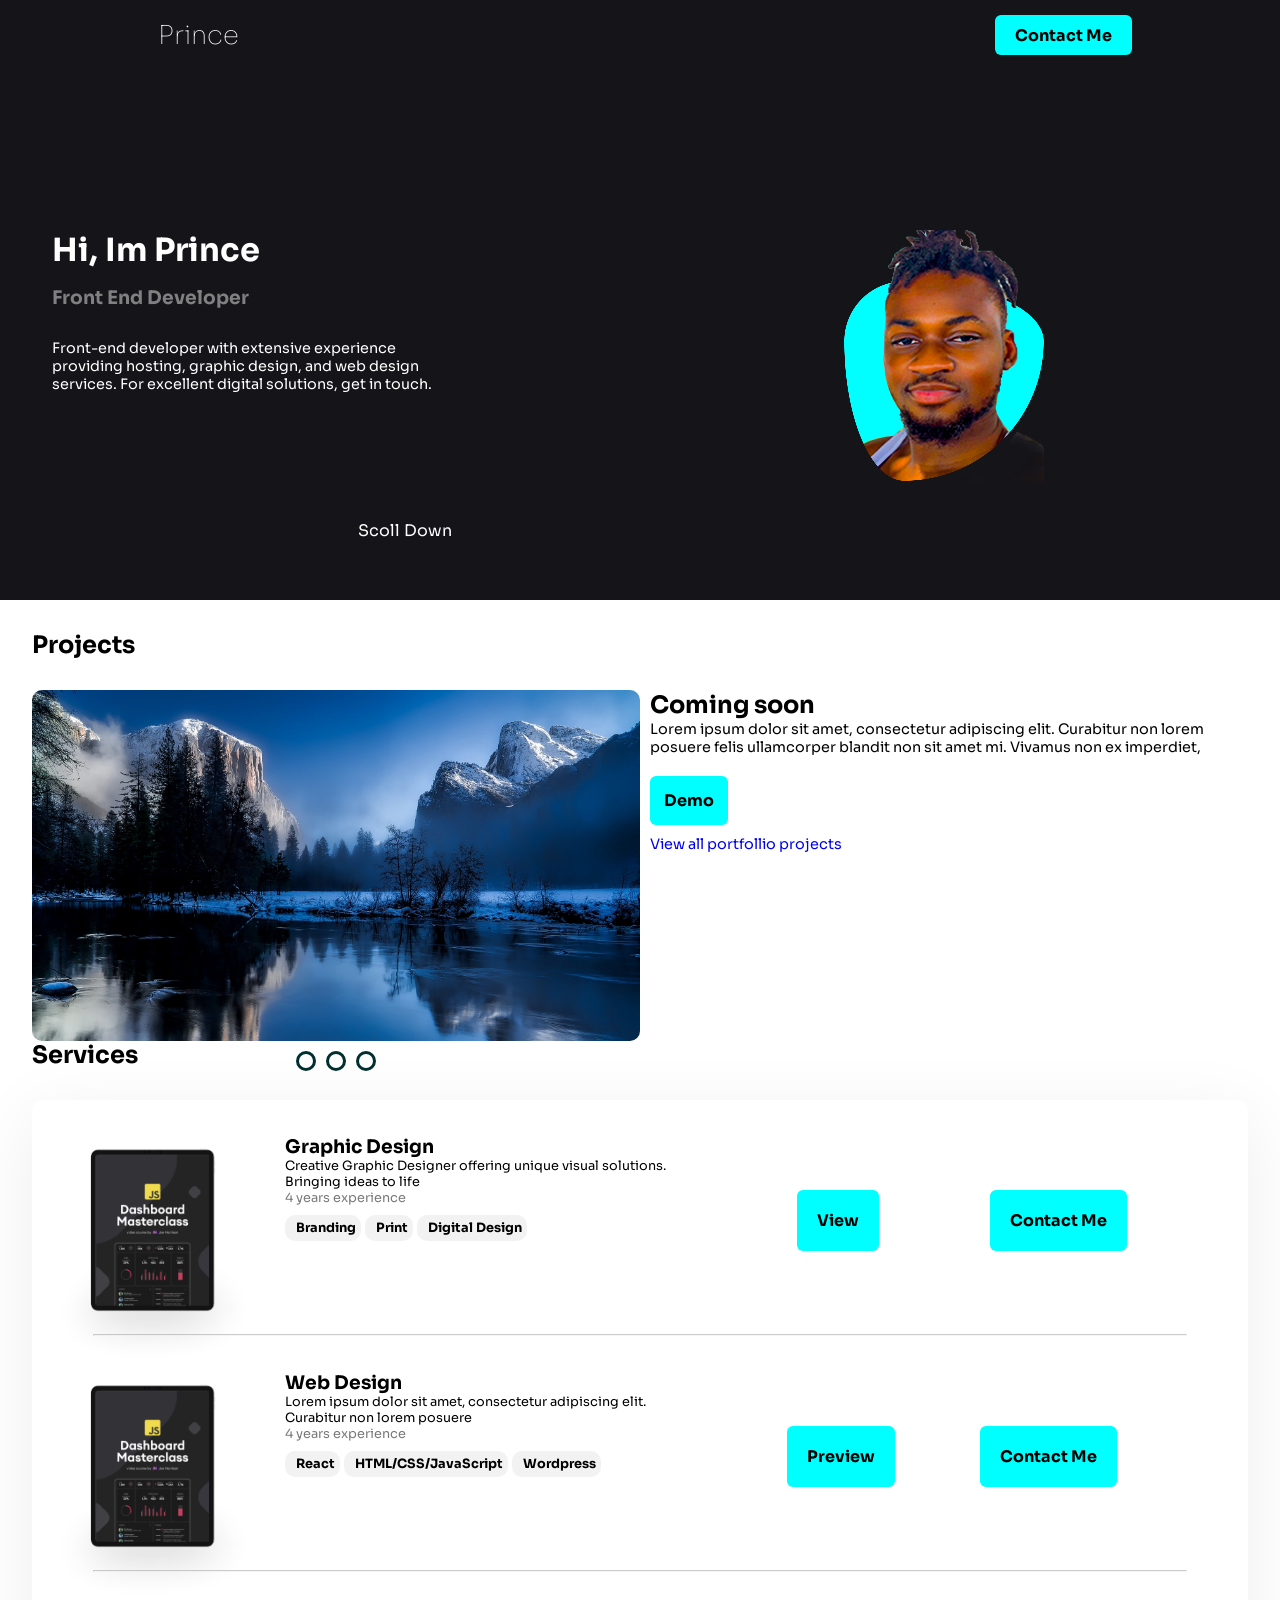
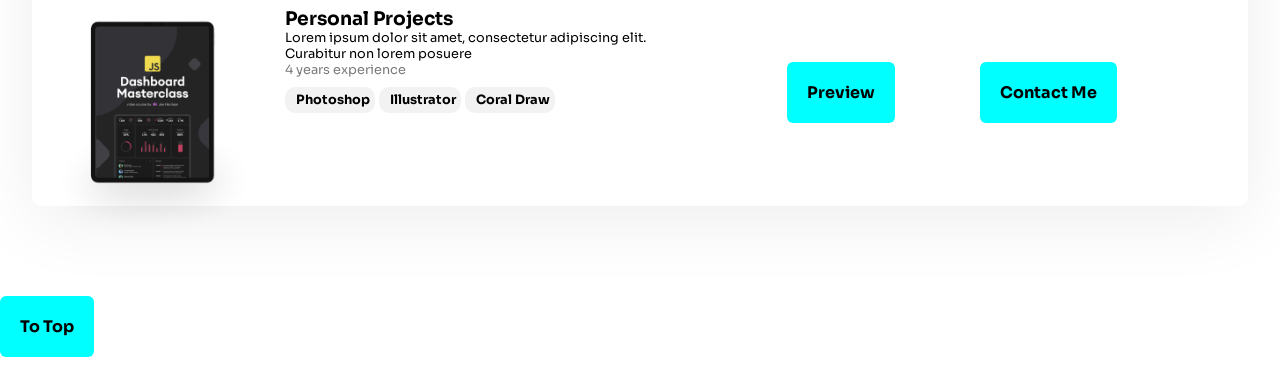
<file: index.html>
<!DOCTYPE html>
<html lang="en">
<head>
    <meta charset="UTF-8">
    <meta http-equiv="X-UA-Compatible" content="IE=edge">
    <meta name="viewport" content="width=device-width, initial-scale=1.0">
    <meta name="viewport" content="user-scalable=no, width=device-width, initial-scale=1.0" />
    <meta name="apple-mobile-web-app-capable" content="yes" />

    <title>princewebgrap.com|Personal Website</title>
    <meta name = "description" content="Front-end developer with extensive experience providing professional hosting, graphic design, and web design services. specializing in building intuitive and dynamic websites. For excellent digital solutions, get in touch.">
    <meta name="author" content="Prince Forson">
    <link rel="stylesheet" href="https://unicons.iconscout.com/release/v4.0.0/css/line.css">
    <link rel="stylesheet" href="https://cdnjs.cloudflare.com/ajax/libs/animate.css/4.1.1/animate.min.css" />
    <link rel="stylesheet" href="https://cdn.jsdelivr.net/npm/swiper@8/swiper-bundle.min.css"/>
    <!-- Open Graph Protocil for social media-->
    <!--
    <meta property="og:title" content="Page Title">
    <meta property="og:type" content="website">
    <meta property="og:url" content="https://www.mysite">
    <meta property="og:description" content="A brief description">
    <meta property="og:image" content="image.png">
    <meta property="og:locale" content="en_US">
    <meta property="og.site_name" content= "Site Name">
    
    -->

    <!-- Adding icon in the browser -->
    <!-- <link rel="shortcut icon" href="favicon.ico">
    <link rel="shortcut icon" href="favicon.ico" type="image/svg+xml">
    <link rel="apple-touch-icon" href="/apple-touch-icon.png"> -->
    
    <link rel="stylesheet" href="css/style.css">
    <link rel="stylesheet" href="css/slides.css">
    


</head>
<body>

    <div class="main-container">
    <div class="container">
    <header>
        <!-- Add website name or logo here -->

        
      <div class="header-area">

        <h1 class = "logo">Prince</h1>

        <div class="nav-area">
        
        <a href="https://www.instagram.com/princewebgraphics/"><i class="uil uil-instagram icon"></i></a>
        <a href="https://www.linkedin.com/in/prince-forson-86b096232"><i class="uil uil-linkedin-alt icon"></i></a>
        <a href="https://twitter.com/Gun_Shot12"><i class="uil uil-twitter-alt icon"></i></a>
        </div>

        <button >Contact Me</button>

       

      </div>
      <div class="heading-body">
      <div class="heading-intro">
        <h1>Hi, Im Prince</h1>
        <h3>Front End Developer</h3>
        
        <p id="dis">Front-end developer with extensive experience </br>providing hosting, graphic design, and web design </br>services. For excellent digital solutions, get in touch.</p>
            
    </div>

        <div class="image-container">
        <div class="heading-image">
            <img src="img/prince-web.png" alt="" srcset="">
            
        </div>
    </div>
        </div>
        <div class="scrol" id="scroll">Scoll Down <i class="uil uil-arrow-down"></i></div>
    

    </header>

   
  
    <main>
        <div class="main-area">
            <h1>Projects</h1>

<!-- firts project item starts here -->
            <div class="projects-container">

                <div class="left">

                    <!-- slider area -->
                     
    <div class="slider">
        <div class="images">
            <input type="radio" name="slide" id="img1" checked>
            <input type="radio" name="slide" id="img2">
            <input type="radio" name="slide" id="img3">
        

            <img src="img/1.jpg" class="m1" alt="img1">
            <img src="img/2.jpg" class="m2" alt="img2">
            <img src="img/3.jpg" class="m3" alt="img3">
          
        </div>
       
    </div>
    <div class="dots">
        <label for="img1"></label>
        <label for="img2"></label>
        <label for="img3"></label>
  
    </div>
    
                    <!-- slider area -->
             
                </div>
                <div class="right">
                 <h2>Coming soon</h2>
                 <p>Lorem ipsum dolor sit amet, consectetur adipiscing elit. Curabitur non lorem posuere felis ullamcorper blandit non sit amet mi. Vivamus non ex imperdiet, </p>
                 <button class = "demo">Demo  <i class="uil uil-arrow-right"></i></button>
               
                <p id="all"><a href="#">View all portfollio projects</a></p>
                </div>
            </div>

            <!-- First ptoject item ends here -->


          
<div class="services"> 

    <h2>Services</h2>

    <div class="desktop-services">

        

        <!-- first service starts here -->
        <div class="graphic-design graphic-mobile ">
            <div class="image-design gd"><img src="img/cover-js-course-5.png" alt="" srcset=""></div>
            <div class="text-info gd">
                <h3>Graphic Design</h3>
                <p>Creative Graphic Designer offering unique visual solutions.  <br>Bringing ideas to life </p>
                <p id="four">4 years experience</p>
                <div class="skills">
            
                <span class="round"><i class="uil uil-palette col"></i> Branding</span> <span class="round"> <i class="uil uil-palette col"></i>Print</span> <span class="round"> <i class="uil uil-palette col"></i>Digital Design</span> 
                
           
            </div>
            
            
            </div>
            <div class="mobile-btn">
                <div class="priview gd"><a href="graphics.html"><button class="btn">View</button></a></div>
                <div class="contact-me gd"><button class="btn" id="">Contact Me</button></div>

            </div>
            <div class="priview gd mobile-btns"><a href="graphics.html"><button class="btn">View</button></a></div>
            <div class="contact-me gd mobile-btns"><button class="btn" id="">Contact Me</button></div>
        </div>
   

        <!-- first service ends here -->
        <div class="line-3">
            <hr>
          </div>

          <!-- second service starts here -->
          <div class="graphic-design graphic-mobile ">
            <div class="image-design gd"><img src="img/cover-js-course-5.png" alt="" srcset=""></div>
            <div class="text-info gd">
                <h3>Web Design</h3>
                <p>Lorem ipsum dolor sit amet, consectetur adipiscing elit.  <br>Curabitur non lorem posuere</p>
                <p id="four">4 years experience</p>
                <div class="skills">
            
                <span class="round"><i class="uil uil-palette col"></i> React</span> <span class="round"> <i class="uil uil-palette col"></i>HTML/CSS/JavaScript</span> <span class="round"> <i class="uil uil-palette col"></i>Wordpress</span> 
                
           
            </div>
            
            
            </div>
            <div class="mobile-btn">
                <div class="priview gd"><button class="btn">Preview</button></div>
                <div class="contact-me gd"><button class="btn" id="">Contact Me</button></div>

            </div>
            <div class="priview gd mobile-btns"><button class="btn">Preview</button></div>
            <div class="contact-me gd mobile-btns"><button class="btn" id="">Contact Me</button></div>
        </div>
        <!-- second service ends here -->
        <div class="line-3">
            <hr>
          </div>
          <!-- third service starts here -->
          <div class="graphic-design graphic-mobile ">
            <div class="image-design gd"><img src="img/cover-js-course-5.png" alt="" srcset=""></div>
            <div class="text-info gd">
                <h3>Personal Projects</h3>
                <p>Lorem ipsum dolor sit amet, consectetur adipiscing elit.  <br>Curabitur non lorem posuere</p>
                <p id="four">4 years experience</p>
                <div class="skills">
            
                <span class="round"><i class="uil uil-palette col"></i> Photoshop</span> <span class="round"> <i class="uil uil-palette col"></i>Illustrator</span> <span class="round"> <i class="uil uil-palette col"></i>Coral Draw</span> 
                
           
            </div>
            
            
            </div>
            <div class="mobile-btn">
                <div class="priview gd"><button class="btn">Preview</button></div>
                <div class="contact-me gd"><button class="btn" id="">Contact Me</button></div>

            </div>
            <div class="priview gd mobile-btns"><button class="btn">Preview</button></div>
            <div class="contact-me gd mobile-btns"><button class="btn" id="">Contact Me</button></div>
        </div>

        <!-- second service ends here -->
    </div>
    </div>
    </div>
</div>
</div>

<!-- sevices ends here -->



                </div>

            </div>
              <!-- slider starts ends -->

        </div>
    </div>
        <!-- Add website main content here -->
        <button class="btn" id="top">To Top</button> 
    </main>
   
    <footer>
        <!-- Add copyright notices and other footer content here  -->
        <p>Footer</p>
    </footer>
</div>

    <script src="js/scripts.js"></script>
    <script src="js/smooth-scrollbar.js"></script>
  
    <script src="https://cdn.jsdelivr.net/npm/swiper@8/swiper-bundle.min.js"></script>
</div>
</body>
</html>
</file>
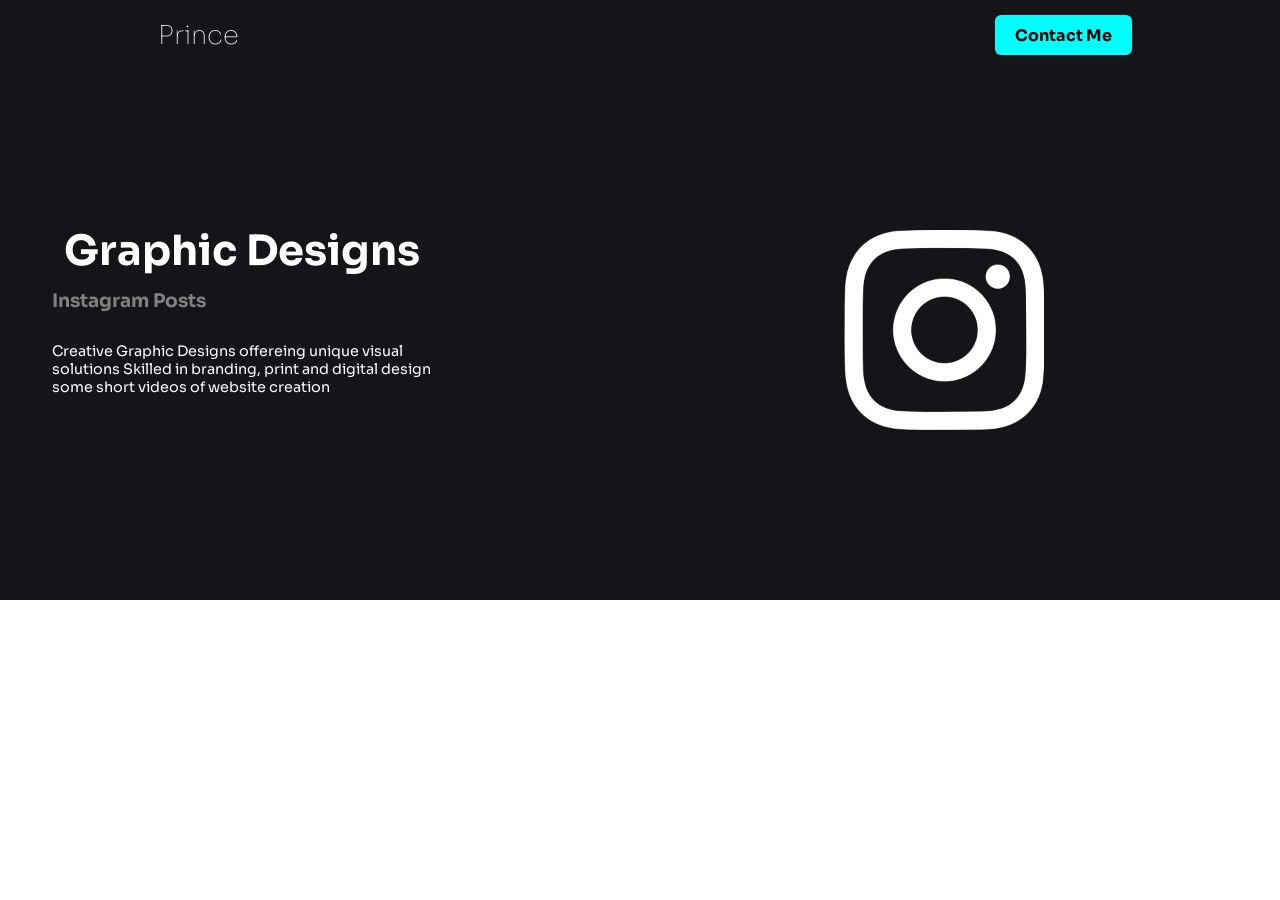
<file: graphics.html>
<!-- SnapWidget -->

<!DOCTYPE html>
<html lang="en">
<head>
    <meta charset="UTF-8">
    <meta http-equiv="X-UA-Compatible" content="IE=edge">
    <meta name="viewport" content="width=device-width, initial-scale=1.0">
    <meta name="viewport" content="user-scalable=no, width=device-width, initial-scale=1.0" />
    <meta name="apple-mobile-web-app-capable" content="yes" />

    <title>princewebgraphics.com|Personal Website</title>
    <meta name = "description" content="Front-end developer with extensive experience providing professional hosting, graphic design, and web design services. specializing in building intuitive and dynamic websites. For excellent digital solutions, get in touch.">
    <meta name="author" content="Prince Forson">
    <link rel="stylesheet" href="https://unicons.iconscout.com/release/v4.0.0/css/line.css">
    <link rel="stylesheet" href="https://cdnjs.cloudflare.com/ajax/libs/animate.css/4.1.1/animate.min.css" />
    <link rel="stylesheet" href="https://cdn.jsdelivr.net/npm/swiper@8/swiper-bundle.min.css"/>

        <!-- Open Graph Protocil for social media-->
    <!--
    <meta property="og:title" content="Page Title">
    <meta property="og:type" content="website">
    <meta property="og:url" content="https://www.mysite">
    <meta property="og:description" content="A brief description">
    <meta property="og:image" content="image.png">
    <meta property="og:locale" content="en_US">
    <meta property="og.site_name" content= "Site Name">
    
    -->

    <!-- Adding icon in the browser -->
    <!-- <link rel="shortcut icon" href="favicon.ico">
    <link rel="shortcut icon" href="favicon.ico" type="image/svg+xml">
    <link rel="apple-touch-icon" href="/apple-touch-icon.png"> -->
    
    <link rel="stylesheet" href="css/style.css">
    <link rel="stylesheet" href="css/slides.css">
    
</head>
<body>


    <div class="main-container">

          <div class="container">
           
            <header>
                <div class="header-area">

                    <a href="index.html"> <h1 class = "logo">Prince</h1></a>
            
                    <div class="nav-area">
                    <i class="uil uil-instagram icon"></i>
                    <i class="uil uil-linkedin-alt icon"></i>
                    <i class="uil uil-twitter-alt icon"></i>
                    </div>
            
                    <button >Contact Me</button>
            
                   
            
                  </div>
                  <div class="heading-body">
               
                    <div class="heading-intro">
                        <h1 id="grapics-h1">Graphic Designs</h1>
                        <h3>Instagram Posts</h3>
                        <p id="dis">Creative Graphic Designs offereing unique visual </br> solutions Skilled in branding, print and digital design</br>some short videos of website creation</p>
 
                    </div>
                    <div class="image-container">
                        <div class="heading-image">
                            <div class="graphics-img" id="scroll">
                            <img src="img/new-Instagram-logo-white-glyph-1200x1199.png" alt="" srcset="">
                        </div>
                            
                        </div>
                    </div>

                  </div>
                    
            </header>
          
            <div class="instagram-posts">
                   <!-- LightWidget WIDGET --><script src="https://cdn.lightwidget.com/widgets/lightwidget.js"></script><iframe src="//lightwidget.com/widgets/95810b9e9da65d4e83f35fe3ae411a96.html" 
    scrolling="no" allowtransparency="true" class="lightwidget-widget" style="width:100%;border:0;overflow:hidden;"></iframe></iframe>
            
        </div>
       
    </div>

</div>
</body>
</html>
</file>
<file: css/style.css>
@import url('https://fonts.googleapis.com/css2?family=Poppins:wght@300&family=Roboto:ital,wght@1,300;1,400&family=Sora:wght@300&display=swap');

*{
    margin: 0;
    padding: 0;
    font-family: 'Sora', sans-serif;
    box-sizing: border-box;

}
body{
    overflow-x: hidden;
    width: 100%;
}

.main-container{
    
}
.header-area {
    display: flex;
    height:70px;
    width: 50%;
    margin: auto;
    align-items: center;
    justify-content: space-between;
    padding-right: 20px;
    padding-left: 20px;
   

}
.icon , .logo{
    font-size: 26px;
    padding-left: 10px;
    color: white;
    cursor: pointer;
    font-weight: lighter;
}

.icon:hover{
    color: aqua;
}

.header-area > button{
    height: 30px;
}

header{
 height: 600px;
 background-color:#151418;
 position: relative;

}

.scrol,.heading-intro > h1 ,p{

    color: white;
  

}
.heading-intro{

   
   
    
padding-left: 20px;
}

.heading-intro > h3 {
    padding-top: 16px;
    color: gray;
}
#dis {
    padding-top:30px;
    font-size:0.9rem;
    
}
.heading-body{
    display: flex;
    width: 50%;
    margin: auto;
    padding-top: 160px;
    justify-content:space-between;
   flex-wrap: wrap;
}

.heading-image{
    
   
    width: 200px;
    height: 200px;
   
    margin:auto;
  
}

.image-container{
    width:50%;
   

}

.scrol{
    width:50%;
    margin: auto;
    padding-left: 38px;
    padding-top: 90px;

}

button{
    cursor: pointer;
}



.main-area{

    padding-top:30px;
    width: 50%;
    margin: auto;
}
.main-area > h1{
    padding-bottom: 30px;
    font-size:1.5rem;

}

.projects-container{
    display: grid;
  grid-template-columns: 50% auto;
    gap: 10px;
}
.left{

    height: 300px;
  

   
}
.right p {
 

    color: black;
    font-size:0.9rem;
  

}


button{
    display: flex;
    justify-content: center;
    align-items:center;
    background-color: aqua;
    border: 0px;
    border-radius: 6px;
    font-size:1rem;
    font-weight:bolder;
    
padding: 20px;


}
.right > button{
    display: flex;
    justify-content: center;
    align-items:center;
    background-color: aqua;
    border: 0px;
    border-radius: 6px;
    font-size:1rem;
    font-weight:bolder;
    
padding: 14px;
transition: 0.2s;

}
.right > p{
    padding-bottom: 20px;
}

#all{
    margin-top: 10px;
}
button:hover{
    background-color: rgb(26, 248, 248);

}
.services{
    margin-top: 50px;
}

#scroll{
    position: relative;
    animation: bounce 2s infinite;
}
a{
    text-decoration: none;
}

@keyframes bounce {
    0%{
        transform: translateY(0);
    }
    50%{
        transform: translateY(-30px);
    }

    100%{
        transform:translateY(0);
    }
}

.desktop-services{
    margin-top: 30px;
    background-color: white;
    display: flex;
    flex-direction: column;
 
   
    border-radius: 10px;
    box-shadow: rgb(238, 238, 238) 0px 15px 72px;

}

.graphic-design, .web-design{
    display: grid;
    grid-template-columns: 20% auto 15% auto;
    gap: 10px;
   height: 234px;
   width: 100%;
}
.graphic-design img{
    width: 100%;
    height: 100%;
    object-fit: cover;

}
.graphics-img img{
    width: 100%;
    height: 100%;
    object-fit: fit;
}

.mobile-btn{
    display:none;
}
.gd > p{
   color:black;
   font-size:0.8rem;
}
.line-3 hr{
    opacity:50%;
    width:90%;
    margin: auto;

}
.mobile-mtn{
   
}
.round{
  
    font-size: 0.8rem;
    background-color: rgba(230, 230, 230, 0.527);
    padding: 5px;
    border-radius: 10px;
    font-weight:bolder;
}
.col{
    color: rgb(2, 150, 150);
    margin-right: 6px;
}
.text-info ,.btn{
    margin-top: 35px;
}
.skills{
    margin-top: 10px;
    margin-bottom: 20px;
}
#four{
    color:rgba(0, 0, 0, 0.527);
}
.btn{
    margin-top:90px;
}
#grapics-h1{
    font-size: 2.6rem;
    line-height: 2.7rem;
    text-align: center;
    font-weight: bolder;
}


@media (max-width: 1740px){

  

    .heading-body, .main-area{
        width: 95%;
        margin: auto;
      

    }
    .header-area{
        width: 80%;
    }

}

@media (max-width: 850px){

    header{
        height: 780px;

    }
    .header-area{
        width: 100%;
    }


}
@media (max-width: 788px){

    *{

        font-family: Poppins;

    }

    .heading-body{
        display: flex;
        flex-direction: row;
        justify-content: center;
        align-items: center;
        margin-top: -80px;
      
    }
    .heading-intro{
        display: flex;
        flex-direction: column;
        align-items: center;
    }
    .heading-intro h1{

        font-size:3rem;

    }

    .heading-intro h3{
        margin-top: -20px;
        font-size: 1.1rem;
    }

    #dis{
        font-size: 0.9rem;
        line-height: 1.2rem;
        text-align: center;
        margin-top: -10px;
    }
    .image-container{
        margin-top: 25px;
        height: 100%;
    }


    #scroll{
        font-size: 1.4rem;
    }

    
    .graphic-design, .web-design{
       display: none;
    
     
    
    }
  .graphic-mobile{
    height: 100%;
    background-color: white;
    padding-bottom: 20px;
    
    width: 100%;
    display: flex;
    flex-direction: column;
    align-items: center;
    margin-bottom: 40px;
    border-radius: 10px;
    box-shadow: rgb(238, 238, 238) 0px 15px 72px;
   
  }
  .text-info {
    margin-top: -50px;
    line-height: 17px;
}

.btn{
    margin-top: 10px;
}
.line-3 hr{
    display:none;
}


.mobile-btns{
    display: none;
}
.mobile-btn{
    display: flex;
   gap: 20px;
}
.graphic-design img{
    width: 100%;
    height: 100%;
    object-fit: cover;


}
.text-info h3{
    font-weight: 900px;
    font-style: bold;;
    text-align: center;
    margin-top: -20px;
    margin-bottom: 15px;

}

button{
    color:black;
    font-size: 0.9rem;
}

.round{
    font-size:0.6rem;
 
}
.skills{
    margin-top: 0px;
  
    margin: 10px;
    gap: 10px;
    
    display: flex;
    justify-content: center;
}
.projects-container{
    display: flex;
 flex-direction: column;

    gap: 10px;
}
}
</file>
<file: css/slides.css>
.slider{
   
 
    overflow: hidden;
    border-radius: 10px;
    
}

.images{
   display:flex;
    width: 100%;
  
    

    
}

.images img{
   height: inherit;
    width: 100%;
    transition: all 0.15s ease;
    object-fit: cover;
    
}


.images input{
    display: none;
}

.dots{
    display: flex;
    justify-content: center;
    margin: 5px;

}

.dots label{
    height: 20px;
    width: 20px;
    border-radius: 50%;
    border: solid rgb(1, 46, 46) 3px;
    cursor: pointer;
    transition: all 0.15s ease;
    margin: 5px;
}

.dots label:hover{
    background-color:rgb(1, 65, 65);
}

#img1:checked ~.m1{
    margin-left: 0;
}
#img2:checked ~.m2{
    margin-left: -100%;
}
#img3:checked ~.m3{
    margin-left: -200%;
}
</file>
